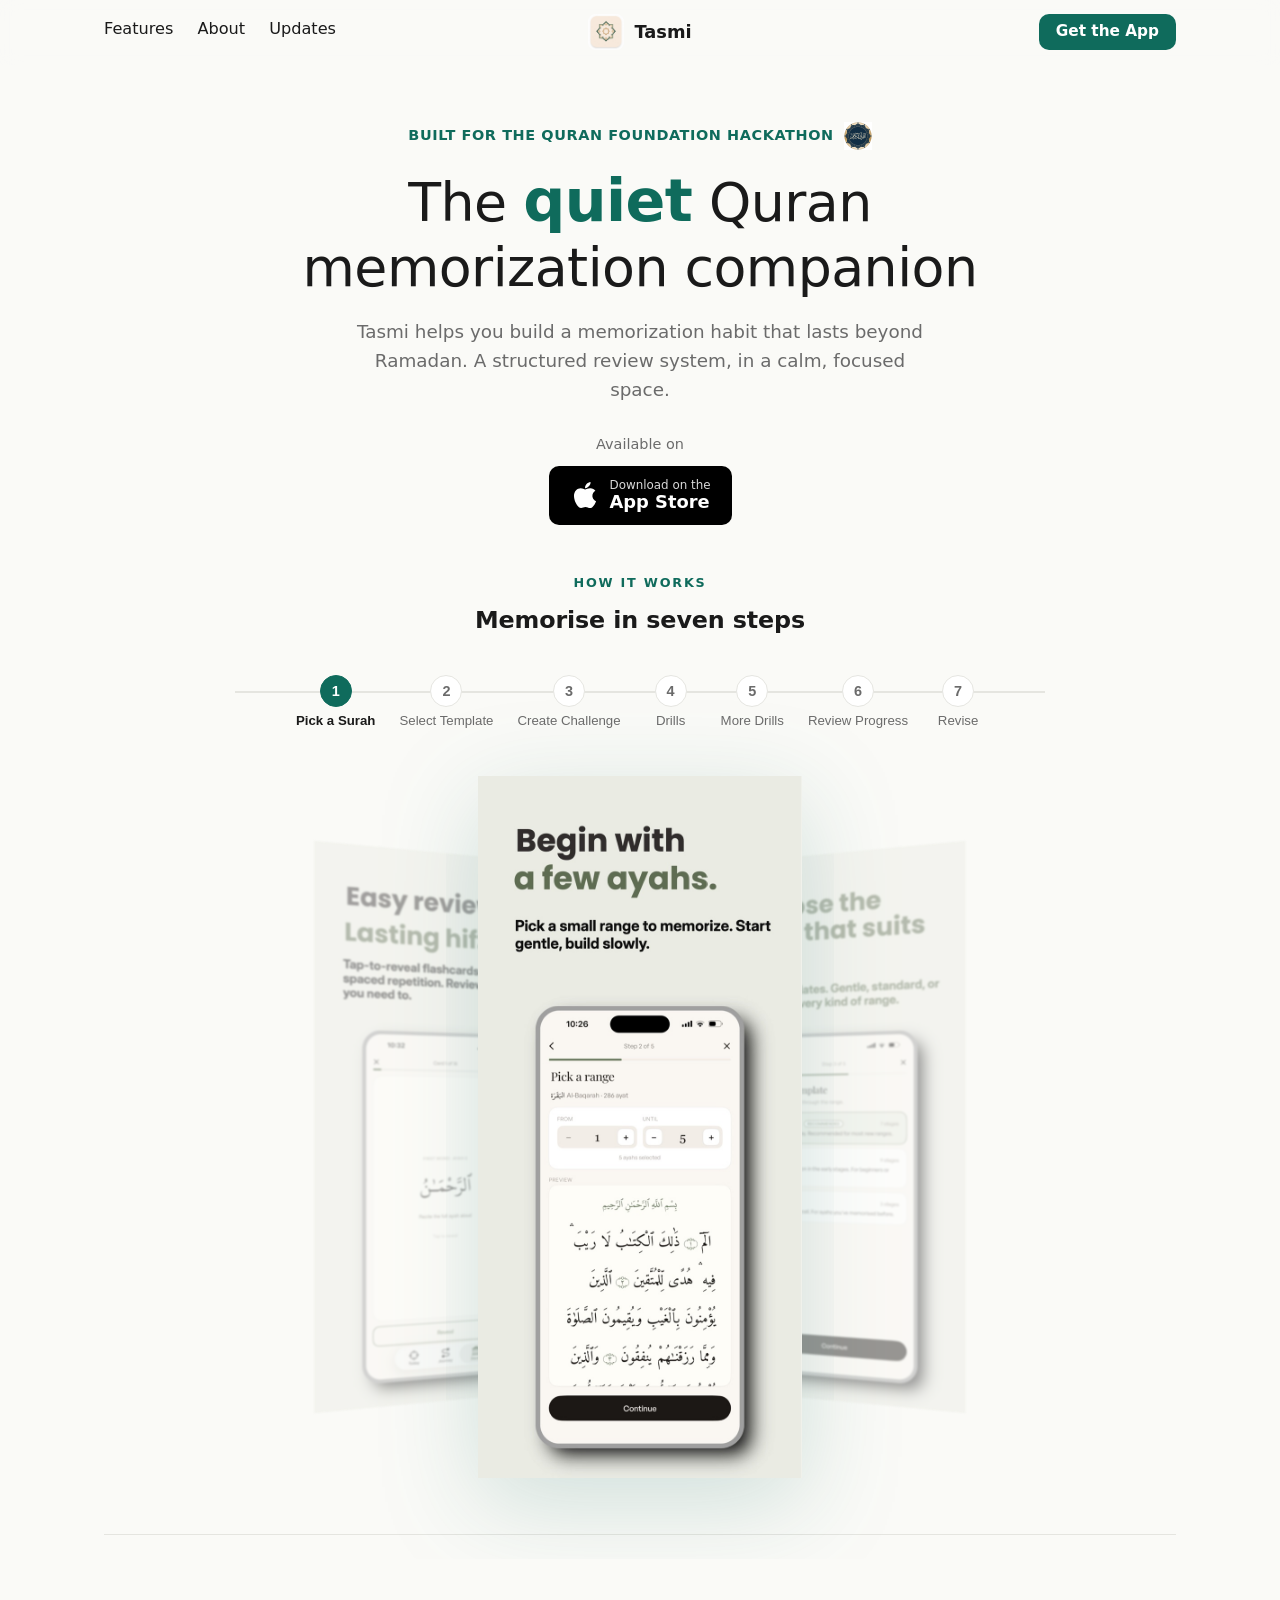
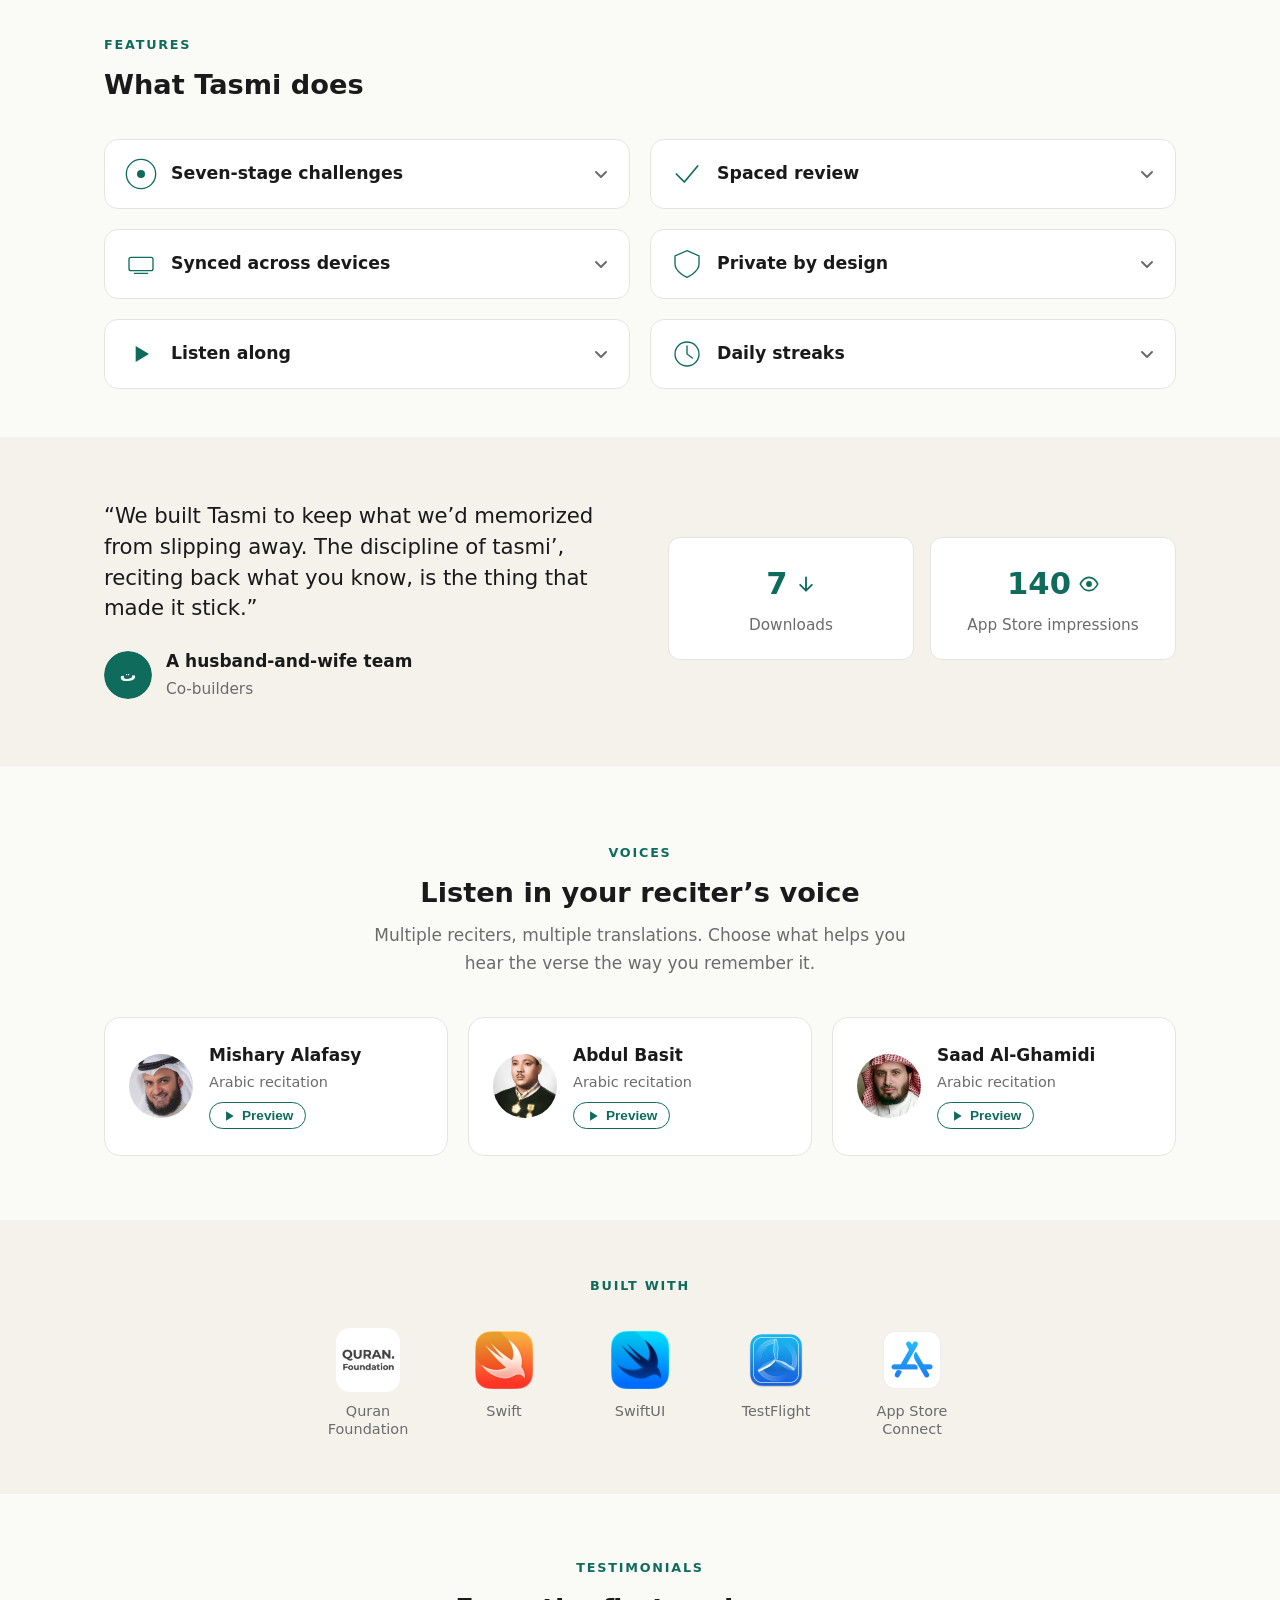
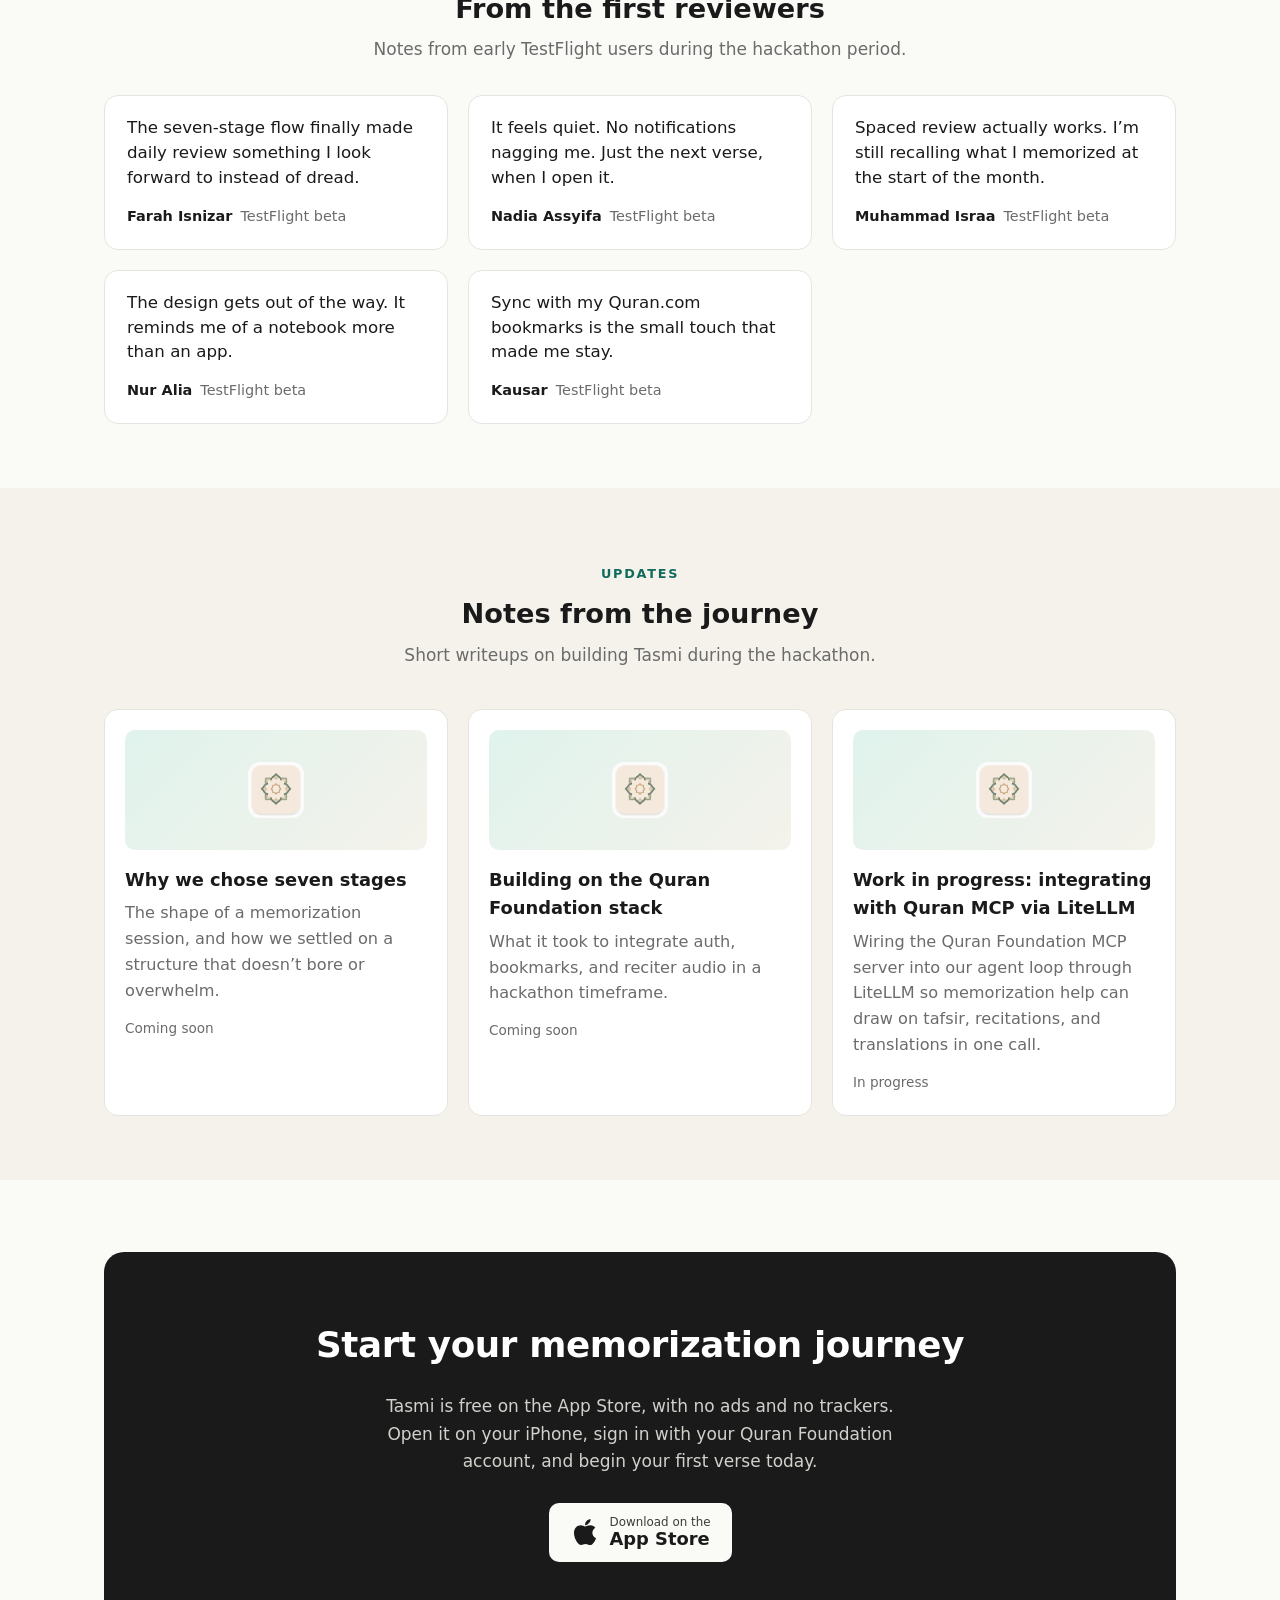
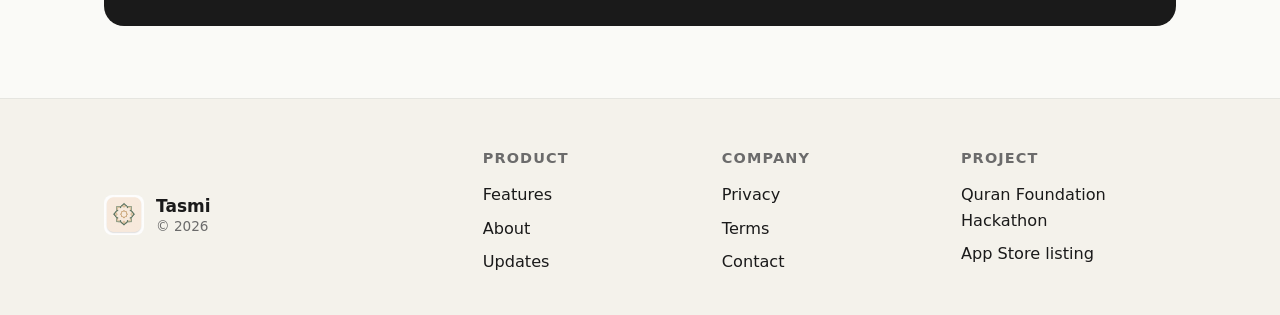
<file: index.html>
<!DOCTYPE html>
<html lang="en">
<head>
  <!-- Google tag (gtag.js) -->
  <script async src="https://www.googletagmanager.com/gtag/js?id=G-4WL0RTR260"></script>
  <script>
    window.dataLayer = window.dataLayer || [];
    function gtag(){dataLayer.push(arguments);}
    gtag('js', new Date());

    gtag('config', 'G-4WL0RTR260');
  </script>
  <meta charset="UTF-8">
  <meta name="viewport" content="width=device-width, initial-scale=1.0">
  <title>Tasmi | A Quran memorization companion</title>
  <meta name="description" content="Tasmi is a Quran memorization companion app for iOS. Build a memorization habit that lasts beyond Ramadan.">
  <meta property="og:title" content="Tasmi | A Quran memorization companion">
  <meta property="og:description" content="Build a Quran memorization habit that lasts beyond Ramadan.">
  <meta property="og:type" content="website">
  <meta property="og:image" content="logo.png">
  <link rel="icon" type="image/png" href="logo.png">
  <link rel="apple-touch-icon" href="logo.png">
  <link rel="stylesheet" href="styles.css">
</head>
<body class="landing">

  <!-- 1. NAV -->
  <nav class="site-nav" id="siteNav" aria-label="Primary">
    <div class="nav-inner">
      <button class="nav-toggle" aria-controls="navMenu" aria-expanded="false" aria-label="Open menu">
        <span></span><span></span><span></span>
      </button>
      <ul class="nav-links" id="navMenu">
        <li><a href="#features">Features</a></li>
        <li><a href="#about">About</a></li>
        <li><a href="#updates">Updates</a></li>
      </ul>
      <a class="nav-brand" href="/" aria-label="Tasmi home">
        <img src="logo.png" alt="" width="36" height="36">
        <span>Tasmi</span>
      </a>
      <div class="nav-cta">
        <a href="https://apps.apple.com/us/app/tasmi/id6770039955" class="btn btn-accent" target="_blank" rel="noopener">Get the App</a>
      </div>
    </div>
  </nav>

  <!-- 2. HERO -->
  <section class="hero">
    <div class="container">
      <p class="eyebrow">
        <span>Built for the Quran Foundation Hackathon</span>
        <img src="badges/quran-hackathon.png" alt="" width="28" height="28" loading="lazy">
      </p>
      <h1>
        The <span class="rotator" aria-live="polite"><span class="rotator-word">quiet</span></span> Quran<br>
        memorization companion
      </h1>
      <p class="lead">
        Tasmi helps you build a memorization habit that lasts beyond Ramadan.
        A structured review system, in a calm, focused space.
      </p>
      <div class="hero-cta">
        <span class="hero-cta-label">Available on</span>
        <div class="hero-cta-badges">
          <a href="https://apps.apple.com/us/app/tasmi/id6770039955" class="btn btn-store" target="_blank" rel="noopener">
            <svg class="btn-icon" viewBox="0 0 384 512" aria-hidden="true"><path d="M318.7 268.7c-.2-36.7 16.4-64.4 50-84.8-18.8-26.9-47.2-41.7-84.7-44.6-35.5-2.8-74.3 20.7-88.5 20.7-15 0-49.4-19.7-76.4-19.7C63.3 141.2 4 184.8 4 273.5q0 39.3 14.4 81.2c12.8 36.7 59 126.7 107.2 125.2 25.2-.6 43-17.9 75.8-17.9 31.8 0 48.3 17.9 76.4 17.9 48.6-.7 90.4-82.5 102.6-119.3-65.2-30.7-61.7-90-61.7-91.9zm-56.6-164.2c27.3-32.4 24.8-61.9 24-72.5-24.1 1.4-52 16.4-67.9 34.9-17.5 19.8-27.8 44.3-25.6 71.9 26.1 2 49.9-11.4 69.5-34.3z"/></svg>
            <span class="btn-label">
              <span class="btn-small">Download on the</span>
              <span class="btn-big">App Store</span>
            </span>
          </a>
        </div>
      </div>

      <div class="seven-steps">
        <div class="seven-steps-head">
          <h4 class="kicker">HOW IT WORKS</h4>
          <h3>Memorise in seven steps</h3>
        </div>

        <div class="step-track" role="tablist" aria-label="Memorization steps">
          <button class="step-btn is-active" type="button" role="tab" data-step="1" aria-selected="true">
            <span class="step-num">1</span>
            <span class="step-name">Pick a Surah</span>
          </button>
          <button class="step-btn" type="button" role="tab" data-step="2" aria-selected="false">
            <span class="step-num">2</span>
            <span class="step-name">Select Template</span>
          </button>
          <button class="step-btn" type="button" role="tab" data-step="3" aria-selected="false">
            <span class="step-num">3</span>
            <span class="step-name">Create Challenge</span>
          </button>
          <button class="step-btn" type="button" role="tab" data-step="4" aria-selected="false">
            <span class="step-num">4</span>
            <span class="step-name">Drills</span>
          </button>
          <button class="step-btn" type="button" role="tab" data-step="5" aria-selected="false">
            <span class="step-num">5</span>
            <span class="step-name">More Drills</span>
          </button>
          <button class="step-btn" type="button" role="tab" data-step="6" aria-selected="false">
            <span class="step-num">6</span>
            <span class="step-name">Review Progress</span>
          </button>
          <button class="step-btn" type="button" role="tab" data-step="7" aria-selected="false">
            <span class="step-num">7</span>
            <span class="step-name">Revise</span>
          </button>
        </div>

        <div class="step-stage">
          <img class="step-image is-active" src="screens/01-range.jpg"       alt="Step 1: Pick a small range to memorize" data-step="1">
          <img class="step-image" src="screens/02-template.jpg"    alt="Step 2: Choose a memorization template"  data-step="2" loading="lazy">
          <img class="step-image" src="screens/03-challenges.jpg"  alt="Step 3: Interactive challenges"          data-step="3" loading="lazy">
          <img class="step-image" src="screens/04-drills.jpg"      alt="Step 4: Word-by-word drills"             data-step="4" loading="lazy">
          <img class="step-image" src="screens/05-transitions.jpg" alt="Step 5: Sharpen transitions between ayahs" data-step="5" loading="lazy">
          <img class="step-image" src="screens/06-journey.jpg"     alt="Step 6: Watch your hifz grow"            data-step="6" loading="lazy">
          <img class="step-image" src="screens/07-review.jpg"      alt="Step 7: Tap-to-reveal flashcards"        data-step="7" loading="lazy">
        </div>
      </div>

      <div class="hero-divider" aria-hidden="true"></div>
    </div>
  </section>

  <!-- 4. FEATURES (accordion, 2-column grid) -->
  <section class="features" id="features">
    <div class="container">
      <div class="section-head">
        <h4 class="kicker">FEATURES</h4>
        <h2>What Tasmi does</h2>
      </div>
      <div class="features-grid">
        <div class="features-col">
          <details class="feature-item">
            <summary>
              <span class="feature-icon" aria-hidden="true">
                <svg viewBox="0 0 48 48"><circle cx="24" cy="24" r="22" fill="none" stroke="currentColor" stroke-width="2"/><circle cx="24" cy="24" r="6" fill="currentColor"/></svg>
              </span>
              <span class="feature-title">Seven-stage challenges</span>
              <svg class="feature-chevron" viewBox="0 0 16 16" aria-hidden="true"><path d="M3 6 L8 11 L13 6" fill="none" stroke="currentColor" stroke-width="2" stroke-linecap="round" stroke-linejoin="round"/></svg>
            </summary>
            <div class="feature-body">
              <p>A new portion moves through structured stages, from first reading to confident recall. Each stage is short, focused, and self-directed.</p>
            </div>
          </details>
          <details class="feature-item">
            <summary>
              <span class="feature-icon" aria-hidden="true">
                <svg viewBox="0 0 48 48"><rect x="6" y="14" width="36" height="20" rx="3" fill="none" stroke="currentColor" stroke-width="2"/><path d="M14 38 L34 38" stroke="currentColor" stroke-width="2" stroke-linecap="round"/></svg>
              </span>
              <span class="feature-title">Synced across devices</span>
              <svg class="feature-chevron" viewBox="0 0 16 16" aria-hidden="true"><path d="M3 6 L8 11 L13 6" fill="none" stroke="currentColor" stroke-width="2" stroke-linecap="round" stroke-linejoin="round"/></svg>
            </summary>
            <div class="feature-body">
              <p>Progress, bookmarks, and streaks follow your Quran Foundation account, so you can pick up where you left off on any device.</p>
            </div>
          </details>
          <details class="feature-item">
            <summary>
              <span class="feature-icon" aria-hidden="true">
                <svg viewBox="0 0 48 48"><path d="M16 12 V36 L36 24 Z" fill="currentColor"/></svg>
              </span>
              <span class="feature-title">Listen along</span>
              <svg class="feature-chevron" viewBox="0 0 16 16" aria-hidden="true"><path d="M3 6 L8 11 L13 6" fill="none" stroke="currentColor" stroke-width="2" stroke-linecap="round" stroke-linejoin="round"/></svg>
            </summary>
            <div class="feature-body">
              <p>Multi-reciter audio for every verse, with adjustable repeat and pace. Use it as a passive driver or as an active practice partner.</p>
            </div>
          </details>
        </div>
        <div class="features-col">
          <details class="feature-item">
            <summary>
              <span class="feature-icon" aria-hidden="true">
                <svg viewBox="0 0 48 48"><path d="M8 24 L20 36 L40 12" fill="none" stroke="currentColor" stroke-width="2.5" stroke-linecap="round" stroke-linejoin="round"/></svg>
              </span>
              <span class="feature-title">Spaced review</span>
              <svg class="feature-chevron" viewBox="0 0 16 16" aria-hidden="true"><path d="M3 6 L8 11 L13 6" fill="none" stroke="currentColor" stroke-width="2" stroke-linecap="round" stroke-linejoin="round"/></svg>
            </summary>
            <div class="feature-body">
              <p>Once memorized, portions return at increasing intervals so they don&rsquo;t fade. The schedule adapts to how well you recall.</p>
            </div>
          </details>
          <details class="feature-item">
            <summary>
              <span class="feature-icon" aria-hidden="true">
                <svg viewBox="0 0 48 48"><path d="M24 4 L42 12 V24 C42 36 24 44 24 44 C24 44 6 36 6 24 V12 Z" fill="none" stroke="currentColor" stroke-width="2"/></svg>
              </span>
              <span class="feature-title">Private by design</span>
              <svg class="feature-chevron" viewBox="0 0 16 16" aria-hidden="true"><path d="M3 6 L8 11 L13 6" fill="none" stroke="currentColor" stroke-width="2" stroke-linecap="round" stroke-linejoin="round"/></svg>
            </summary>
            <div class="feature-body">
              <p>No audio recording. No advertising identifiers. No third-party analytics. Your memorization is between you and your Lord.</p>
            </div>
          </details>
          <details class="feature-item">
            <summary>
              <span class="feature-icon" aria-hidden="true">
                <svg viewBox="0 0 48 48"><circle cx="24" cy="24" r="18" fill="none" stroke="currentColor" stroke-width="2"/><path d="M24 12 V24 L32 30" fill="none" stroke="currentColor" stroke-width="2" stroke-linecap="round"/></svg>
              </span>
              <span class="feature-title">Daily streaks</span>
              <svg class="feature-chevron" viewBox="0 0 16 16" aria-hidden="true"><path d="M3 6 L8 11 L13 6" fill="none" stroke="currentColor" stroke-width="2" stroke-linecap="round" stroke-linejoin="round"/></svg>
            </summary>
            <div class="feature-body">
              <p>A gentle nudge, not a guilt trip. Streaks track your consistency without turning memorization into a game.</p>
            </div>
          </details>
        </div>
      </div>
    </div>
  </section>

  <!-- 5. STATS / FOUNDER -->
  <section class="stats" id="about">
    <div class="container stats-grid">
      <div class="founder-card">
        <blockquote class="founder-quote">
          &ldquo;We built Tasmi to keep what we&rsquo;d memorized from slipping away. The discipline of tasmi&rsquo;, reciting back what you know, is the thing that made it stick.&rdquo;
        </blockquote>
        <div class="founder-meta">
          <div class="founder-avatar" aria-hidden="true">
            <svg viewBox="0 0 64 64"><circle cx="32" cy="32" r="32" fill="#0f6b5c"/><text x="32" y="40" text-anchor="middle" font-family="system-ui" font-size="22" font-weight="600" fill="#fff">ت</text></svg>
          </div>
          <div>
            <strong>A husband-and-wife team</strong>
            <span class="muted">Co-builders</span>
          </div>
        </div>
      </div>

      <div class="stats-side">
        <ul class="stats-list">
          <li>
            <strong>
              7
              <svg class="stat-icon" viewBox="0 0 24 24" aria-hidden="true"><path d="M12 4 V20 M5 13 L12 20 L19 13" fill="none" stroke="currentColor" stroke-width="2.2" stroke-linecap="round" stroke-linejoin="round"/></svg>
            </strong>
            <span>Downloads</span>
          </li>
          <li>
            <strong>
              140
              <svg class="stat-icon" viewBox="0 0 24 24" aria-hidden="true"><path d="M1.5 12 C4 7 8 4 12 4 C16 4 20 7 22.5 12 C20 17 16 20 12 20 C8 20 4 17 1.5 12 Z" fill="none" stroke="currentColor" stroke-width="2" stroke-linejoin="round"/><circle cx="12" cy="12" r="3.5" fill="currentColor"/></svg>
            </strong>
            <span>App Store impressions</span>
          </li>
        </ul>
      </div>
    </div>
  </section>

  <!-- 6. VOICES -->
  <section class="voices">
    <div class="container">
      <div class="section-head center">
        <h4 class="kicker">VOICES</h4>
        <h2>Listen in your reciter&rsquo;s voice</h2>
        <p class="lead-center muted">Multiple reciters, multiple translations. Choose what helps you hear the verse the way you remember it.</p>
      </div>
      <div class="voices-grid">
        <article class="voice-card">
          <img class="voice-photo" src="voices/alafasy.jpg" alt="" width="64" height="64" loading="lazy">
          <div class="voice-meta">
            <h3>Mishary Alafasy</h3>
            <p class="muted">Arabic recitation</p>
            <button type="button" class="voice-play" aria-label="Preview voice">
              <svg viewBox="0 0 24 24" width="14" height="14" aria-hidden="true"><path d="M7 4 L20 12 L7 20 Z" fill="currentColor"/></svg>
              Preview
            </button>
          </div>
        </article>
        <article class="voice-card">
          <img class="voice-photo" src="voices/abdul-basit.jpg" alt="" width="64" height="64" loading="lazy">
          <div class="voice-meta">
            <h3>Abdul Basit</h3>
            <p class="muted">Arabic recitation</p>
            <button type="button" class="voice-play" aria-label="Preview voice">
              <svg viewBox="0 0 24 24" width="14" height="14" aria-hidden="true"><path d="M7 4 L20 12 L7 20 Z" fill="currentColor"/></svg>
              Preview
            </button>
          </div>
        </article>
        <article class="voice-card">
          <img class="voice-photo" src="voices/al-ghamidi.jpg" alt="" width="64" height="64" loading="lazy">
          <div class="voice-meta">
            <h3>Saad Al-Ghamidi</h3>
            <p class="muted">Arabic recitation</p>
            <button type="button" class="voice-play" aria-label="Preview voice">
              <svg viewBox="0 0 24 24" width="14" height="14" aria-hidden="true"><path d="M7 4 L20 12 L7 20 Z" fill="currentColor"/></svg>
              Preview
            </button>
          </div>
        </article>
      </div>
    </div>
  </section>

  <!-- 7. PARTNERS / BUILT WITH -->
  <section class="partners">
    <div class="container">
      <h4 class="kicker center">BUILT WITH</h4>
      <ul class="built-row">
        <li class="built-item">
          <img src="built/quran-foundation.png" alt="" width="72" height="72" loading="lazy">
          <span>Quran Foundation</span>
        </li>
        <li class="built-item">
          <img src="built/swift.png" alt="" width="72" height="72" loading="lazy">
          <span>Swift</span>
        </li>
        <li class="built-item">
          <img src="built/swiftui.png" alt="" width="72" height="72" loading="lazy">
          <span>SwiftUI</span>
        </li>
        <li class="built-item">
          <img src="built/testflight.png" alt="" width="72" height="72" loading="lazy">
          <span>TestFlight</span>
        </li>
        <li class="built-item">
          <img src="built/appstoreconnect.png" alt="" width="72" height="72" loading="lazy">
          <span>App Store Connect</span>
        </li>
      </ul>
    </div>
  </section>

  <!-- 8. TESTIMONIALS -->
  <section class="testimonials">
    <div class="container">
      <div class="testimonials-head">
        <h4 class="kicker">TESTIMONIALS</h4>
        <h2>From the first reviewers</h2>
        <p class="muted">Notes from early TestFlight users during the hackathon period.</p>
      </div>
      <div class="testimonials-grid" aria-label="User testimonials">
        <figure class="testimonial">
          <blockquote>The seven-stage flow finally made daily review something I look forward to instead of dread.</blockquote>
          <figcaption><strong>Farah Isnizar</strong><span class="muted">TestFlight beta</span></figcaption>
        </figure>
        <figure class="testimonial">
          <blockquote>It feels quiet. No notifications nagging me. Just the next verse, when I open it.</blockquote>
          <figcaption><strong>Nadia Assyifa</strong><span class="muted">TestFlight beta</span></figcaption>
        </figure>
        <figure class="testimonial">
          <blockquote>Spaced review actually works. I&rsquo;m still recalling what I memorized at the start of the month.</blockquote>
          <figcaption><strong>Muhammad Israa</strong><span class="muted">TestFlight beta</span></figcaption>
        </figure>
        <figure class="testimonial">
          <blockquote>The design gets out of the way. It reminds me of a notebook more than an app.</blockquote>
          <figcaption><strong>Nur Alia</strong><span class="muted">TestFlight beta</span></figcaption>
        </figure>
        <figure class="testimonial">
          <blockquote>Sync with my Quran.com bookmarks is the small touch that made me stay.</blockquote>
          <figcaption><strong>Kausar</strong><span class="muted">TestFlight beta</span></figcaption>
        </figure>
      </div>
    </div>
  </section>

  <!-- 9. UPDATES / BLOG -->
  <section class="updates" id="updates">
    <div class="container">
      <div class="section-head center">
        <h4 class="kicker">UPDATES</h4>
        <h2>Notes from the journey</h2>
        <p class="muted">Short writeups on building Tasmi during the hackathon.</p>
      </div>
      <div class="updates-grid">
        <article class="update-card">
          <div class="update-cover" aria-hidden="true">
            <img src="logo.png" alt="" width="56" height="56">
          </div>
          <h3>Why we chose seven stages</h3>
          <p class="muted">The shape of a memorization session, and how we settled on a structure that doesn&rsquo;t bore or overwhelm.</p>
          <span class="update-date muted">Coming soon</span>
        </article>
        <article class="update-card">
          <div class="update-cover" aria-hidden="true">
            <img src="logo.png" alt="" width="56" height="56">
          </div>
          <h3>Building on the Quran Foundation stack</h3>
          <p class="muted">What it took to integrate auth, bookmarks, and reciter audio in a hackathon timeframe.</p>
          <span class="update-date muted">Coming soon</span>
        </article>
        <article class="update-card">
          <div class="update-cover" aria-hidden="true">
            <img src="logo.png" alt="" width="56" height="56">
          </div>
          <h3>Work in progress: integrating with Quran MCP via LiteLLM</h3>
          <p class="muted">Wiring the Quran Foundation MCP server into our agent loop through LiteLLM so memorization help can draw on tafsir, recitations, and translations in one call.</p>
          <span class="update-date muted">In progress</span>
        </article>
      </div>
    </div>
  </section>

  <!-- 10. FINAL CTA -->
  <section class="cta-final">
    <div class="container">
      <div class="cta-card">
        <h2>Start your memorization journey</h2>
        <p>Tasmi is free on the App Store, with no ads and no trackers. Open it on your iPhone, sign in with your Quran Foundation account, and begin your first verse today.</p>
        <a href="https://apps.apple.com/us/app/tasmi/id6770039955" class="btn btn-store btn-store-light" target="_blank" rel="noopener">
          <svg class="btn-icon" viewBox="0 0 384 512" aria-hidden="true"><path d="M318.7 268.7c-.2-36.7 16.4-64.4 50-84.8-18.8-26.9-47.2-41.7-84.7-44.6-35.5-2.8-74.3 20.7-88.5 20.7-15 0-49.4-19.7-76.4-19.7C63.3 141.2 4 184.8 4 273.5q0 39.3 14.4 81.2c12.8 36.7 59 126.7 107.2 125.2 25.2-.6 43-17.9 75.8-17.9 31.8 0 48.3 17.9 76.4 17.9 48.6-.7 90.4-82.5 102.6-119.3-65.2-30.7-61.7-90-61.7-91.9zm-56.6-164.2c27.3-32.4 24.8-61.9 24-72.5-24.1 1.4-52 16.4-67.9 34.9-17.5 19.8-27.8 44.3-25.6 71.9 26.1 2 49.9-11.4 69.5-34.3z"/></svg>
          <span class="btn-label">
            <span class="btn-small">Download on the</span>
            <span class="btn-big">App Store</span>
          </span>
        </a>
      </div>
    </div>
  </section>

  <!-- 11. FOOTER -->
  <footer class="site-footer">
    <div class="container footer-grid">
      <div class="footer-brand">
        <img src="logo.png" alt="" width="40" height="40">
        <div class="footer-brand-text">
          <span class="footer-brand-name">Tasmi</span>
          <span class="footer-copy">&copy; 2026</span>
        </div>
      </div>
      <div class="footer-cols">
        <div>
          <h5>Product</h5>
          <ul>
            <li><a href="#features">Features</a></li>
            <li><a href="#about">About</a></li>
            <li><a href="#updates">Updates</a></li>
          </ul>
        </div>
        <div>
          <h5>Company</h5>
          <ul>
            <li><a href="/privacy">Privacy</a></li>
            <li><a href="/terms">Terms</a></li>
            <li><a href="mailto:israasaifullah@gmail.com">Contact</a></li>
          </ul>
        </div>
        <div>
          <h5>Project</h5>
          <ul>
            <li><a href="https://launch.provisioncapital.com/quran-hackathon" target="_blank" rel="noopener">Quran Foundation Hackathon</a></li>
            <li><a href="https://apps.apple.com/us/app/tasmi/id6770039955" target="_blank" rel="noopener">App Store listing</a></li>
          </ul>
        </div>
      </div>
    </div>
  </footer>

  <script>
    // Rotating word in hero ("quiet" -> "consistent" -> "lasting")
    (function () {
      var el = document.querySelector('.rotator-word');
      if (!el) return;
      var words = ['quiet', 'consistent', 'lasting', 'daily'];
      var i = 0;
      var prefersReduced = window.matchMedia('(prefers-reduced-motion: reduce)').matches;
      if (prefersReduced) return;
      setInterval(function () {
        i = (i + 1) % words.length;
        el.classList.add('is-out');
        setTimeout(function () {
          el.textContent = words[i];
          el.classList.remove('is-out');
        }, 280);
      }, 2600);
    })();

    // Mobile nav toggle
    (function () {
      var btn = document.querySelector('.nav-toggle');
      var menu = document.getElementById('navMenu');
      if (!btn || !menu) return;
      btn.addEventListener('click', function () {
        var open = menu.classList.toggle('is-open');
        btn.setAttribute('aria-expanded', open ? 'true' : 'false');
      });
      menu.addEventListener('click', function (e) {
        if (e.target.tagName === 'A') {
          menu.classList.remove('is-open');
          btn.setAttribute('aria-expanded', 'false');
        }
      });
    })();

    // Nav shadow on scroll
    (function () {
      var nav = document.getElementById('siteNav');
      if (!nav) return;
      var onScroll = function () {
        if (window.scrollY > 8) nav.classList.add('is-scrolled');
        else nav.classList.remove('is-scrolled');
      };
      window.addEventListener('scroll', onScroll, { passive: true });
      onScroll();
    })();

    // Seven-steps interactive carousel
    (function () {
      var track = document.querySelector('.step-track');
      var stage = document.querySelector('.step-stage');
      if (!track || !stage) return;

      var btns = track.querySelectorAll('.step-btn');
      var imgs = stage.querySelectorAll('.step-image');
      var total = btns.length;
      var current = 0;
      var userInteracted = false;
      var prefersReduced = window.matchMedia('(prefers-reduced-motion: reduce)').matches;

      function show(idx) {
        idx = ((idx % total) + total) % total;
        var prev = (idx - 1 + total) % total;
        var next = (idx + 1) % total;
        btns.forEach(function (b, i) {
          var on = i === idx;
          b.classList.toggle('is-active', on);
          b.setAttribute('aria-selected', on ? 'true' : 'false');
        });
        imgs.forEach(function (img, i) {
          img.classList.toggle('is-active', i === idx);
          img.classList.toggle('is-prev',   i === prev);
          img.classList.toggle('is-next',   i === next);
        });
        current = idx;
      }

      btns.forEach(function (btn, i) {
        btn.addEventListener('click', function () {
          userInteracted = true;
          show(i);
        });
      });

      show(0); // initial neighbors

      // Auto-advance until the user clicks
      if (!prefersReduced) {
        setInterval(function () {
          if (userInteracted) return;
          show(current + 1);
        }, 3500);
      }
    })();
  </script>
</body>
</html>
</file>
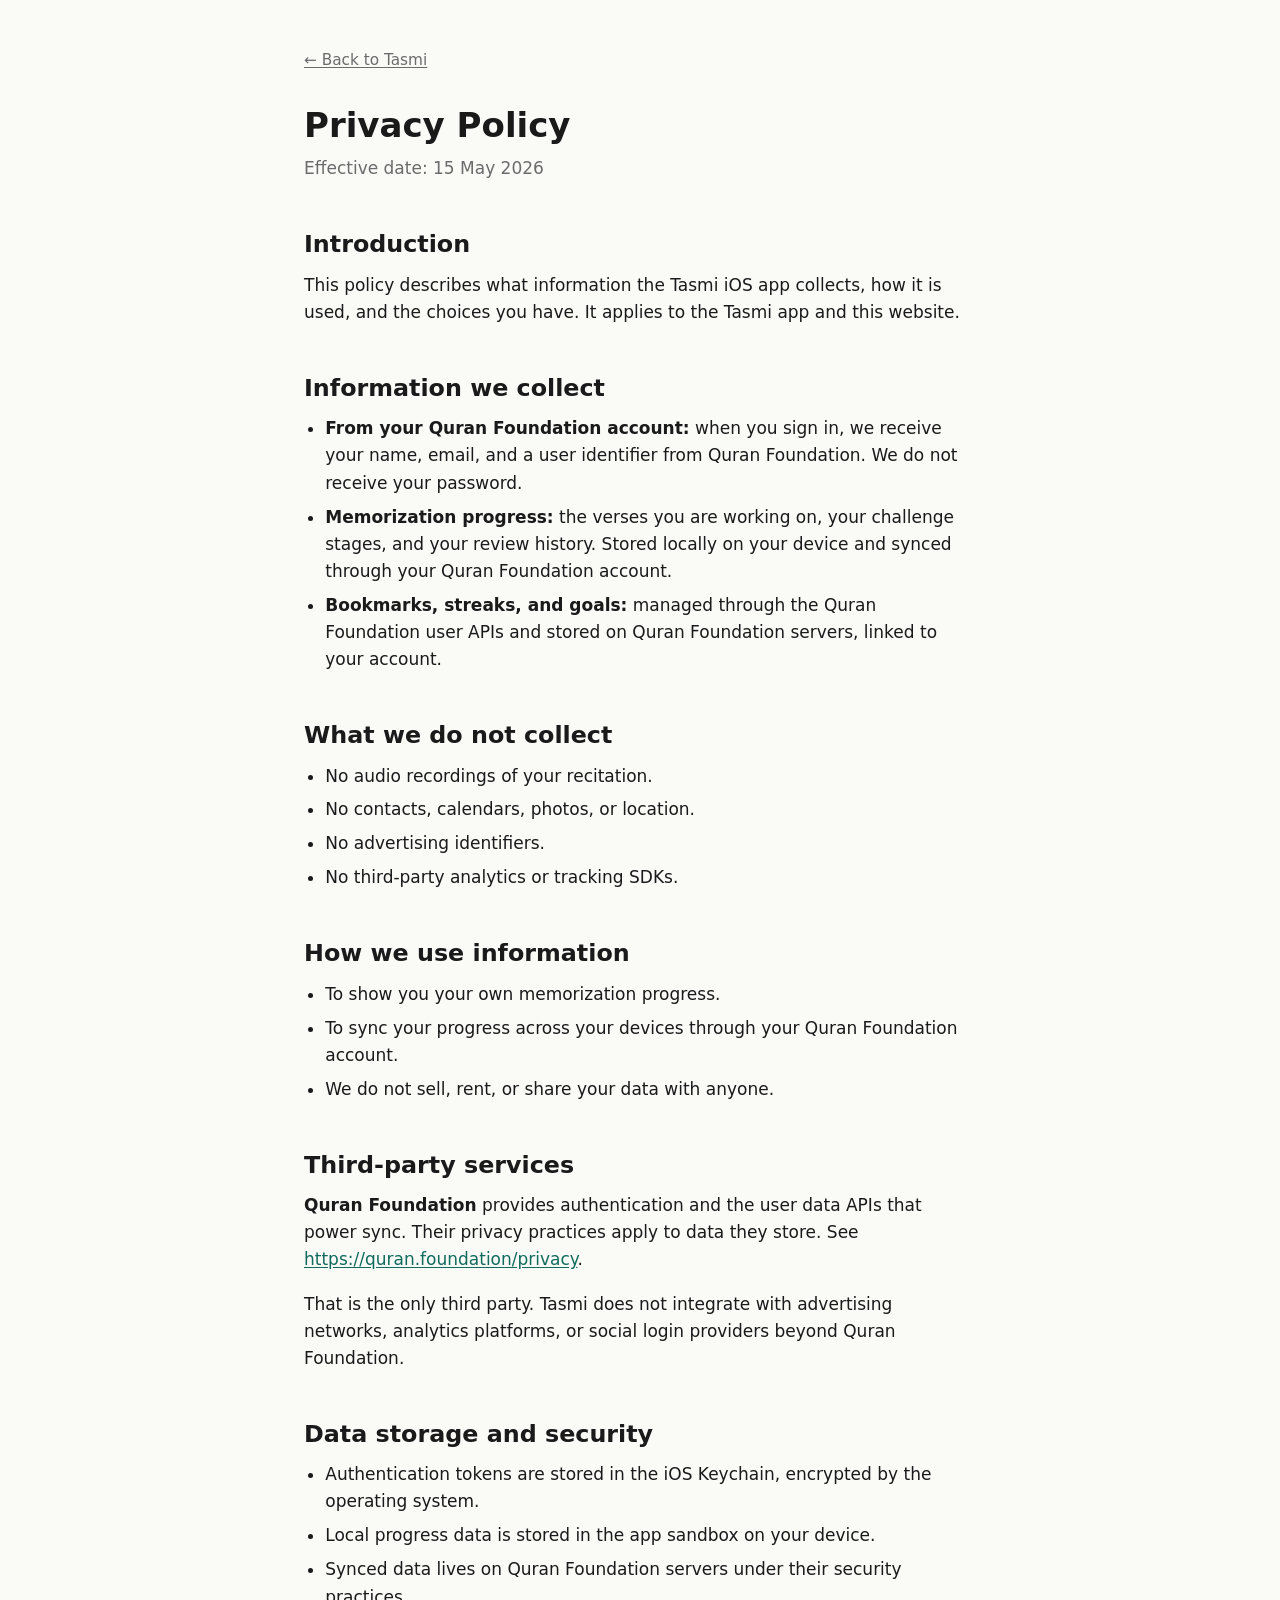
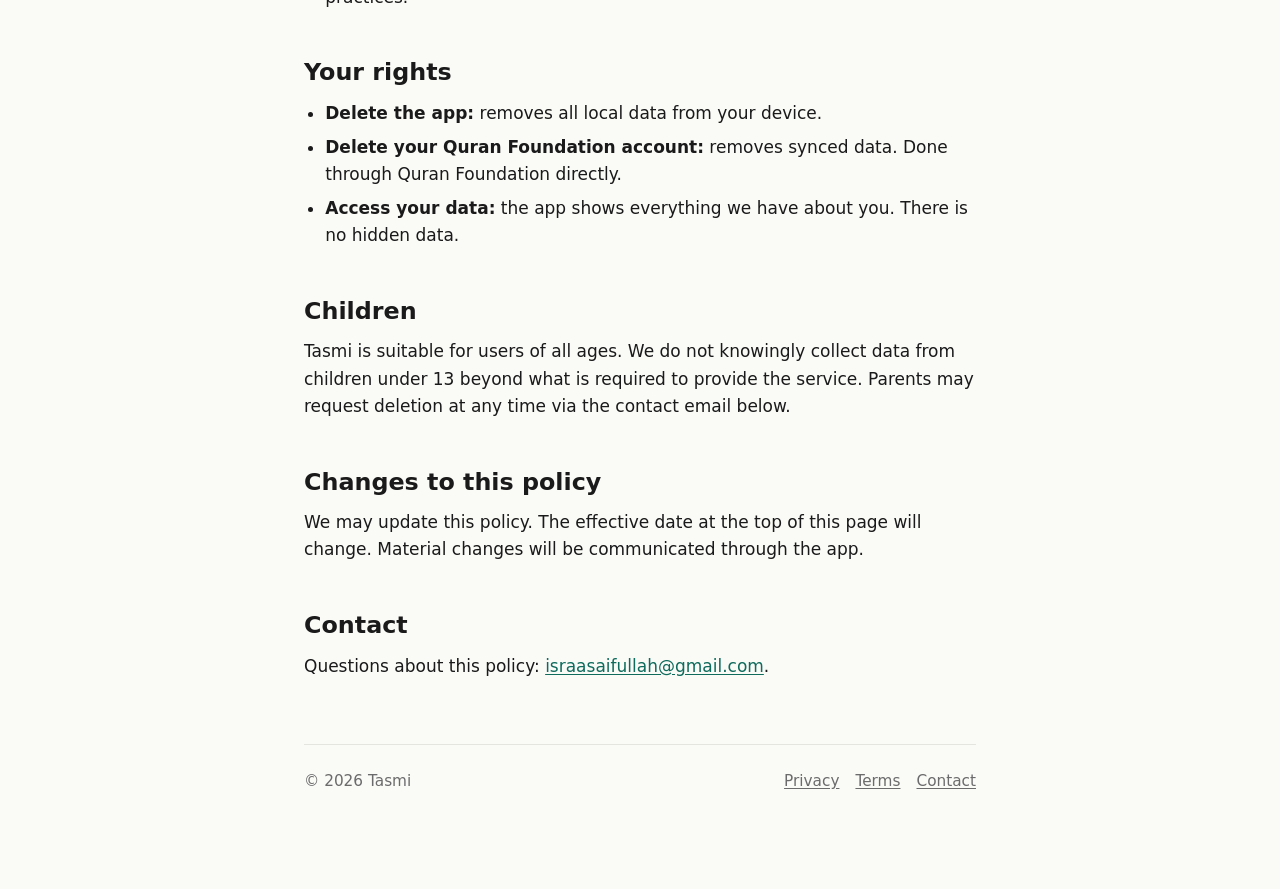
<file: privacy.html>
<!DOCTYPE html>
<html lang="en">
<head>
  <!-- Google tag (gtag.js) -->
  <script async src="https://www.googletagmanager.com/gtag/js?id=G-4WL0RTR260"></script>
  <script>
    window.dataLayer = window.dataLayer || [];
    function gtag(){dataLayer.push(arguments);}
    gtag('js', new Date());

    gtag('config', 'G-4WL0RTR260');
  </script>
  <meta charset="UTF-8">
  <meta name="viewport" content="width=device-width, initial-scale=1.0">
  <title>Privacy Policy — Tasmi</title>
  <meta name="description" content="Privacy policy for the Tasmi Quran memorization app.">
  <link rel="icon" type="image/png" href="logo.png">
  <link rel="stylesheet" href="styles.css">
</head>
<body>
  <main>
    <nav class="policy-nav"><a href="/">&larr; Back to Tasmi</a></nav>

    <article>
      <h1>Privacy Policy</h1>
      <p class="muted">Effective date: 15 May 2026</p>

      <h2>Introduction</h2>
      <p>This policy describes what information the Tasmi iOS app collects, how it is used, and the choices you have. It applies to the Tasmi app and this website.</p>

      <h2>Information we collect</h2>
      <ul>
        <li><strong>From your Quran Foundation account:</strong> when you sign in, we receive your name, email, and a user identifier from Quran Foundation. We do not receive your password.</li>
        <li><strong>Memorization progress:</strong> the verses you are working on, your challenge stages, and your review history. Stored locally on your device and synced through your Quran Foundation account.</li>
        <li><strong>Bookmarks, streaks, and goals:</strong> managed through the Quran Foundation user APIs and stored on Quran Foundation servers, linked to your account.</li>
      </ul>

      <h2>What we do not collect</h2>
      <ul>
        <li>No audio recordings of your recitation.</li>
        <li>No contacts, calendars, photos, or location.</li>
        <li>No advertising identifiers.</li>
        <li>No third-party analytics or tracking SDKs.</li>
      </ul>

      <h2>How we use information</h2>
      <ul>
        <li>To show you your own memorization progress.</li>
        <li>To sync your progress across your devices through your Quran Foundation account.</li>
        <li>We do not sell, rent, or share your data with anyone.</li>
      </ul>

      <h2>Third-party services</h2>
      <p><strong>Quran Foundation</strong> provides authentication and the user data APIs that power sync. Their privacy practices apply to data they store. See <a href="https://quran.foundation/privacy">https://quran.foundation/privacy</a>.</p>
      <p>That is the only third party. Tasmi does not integrate with advertising networks, analytics platforms, or social login providers beyond Quran Foundation.</p>

      <h2>Data storage and security</h2>
      <ul>
        <li>Authentication tokens are stored in the iOS Keychain, encrypted by the operating system.</li>
        <li>Local progress data is stored in the app sandbox on your device.</li>
        <li>Synced data lives on Quran Foundation servers under their security practices.</li>
      </ul>

      <h2>Your rights</h2>
      <ul>
        <li><strong>Delete the app:</strong> removes all local data from your device.</li>
        <li><strong>Delete your Quran Foundation account:</strong> removes synced data. Done through Quran Foundation directly.</li>
        <li><strong>Access your data:</strong> the app shows everything we have about you. There is no hidden data.</li>
      </ul>

      <h2>Children</h2>
      <p>Tasmi is suitable for users of all ages. We do not knowingly collect data from children under 13 beyond what is required to provide the service. Parents may request deletion at any time via the contact email below.</p>

      <h2>Changes to this policy</h2>
      <p>We may update this policy. The effective date at the top of this page will change. Material changes will be communicated through the app.</p>

      <h2>Contact</h2>
      <p>Questions about this policy: <a href="mailto:israasaifullah@gmail.com">israasaifullah@gmail.com</a>.</p>
    </article>

    <footer>
      <span class="copyright">&copy; 2026 Tasmi</span>
      <a href="/privacy">Privacy</a>
      <a href="/terms">Terms</a>
      <a href="mailto:israasaifullah@gmail.com">Contact</a>
    </footer>
  </main>
</body>
</html>
</file>
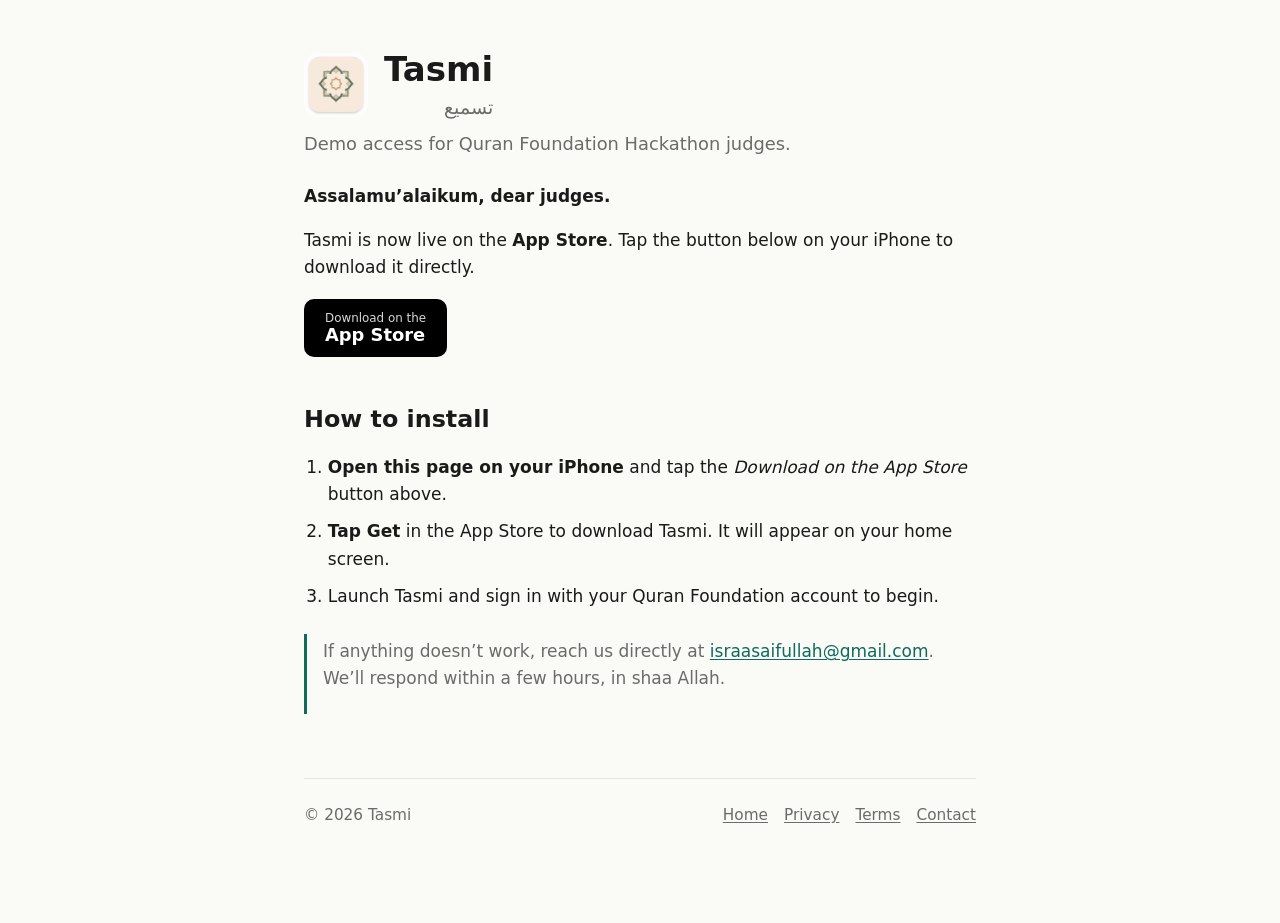
<file: quran-hackathon-demo-link.html>
<!DOCTYPE html>
<html lang="en">
<head>
  <!-- Google tag (gtag.js) -->
  <script async src="https://www.googletagmanager.com/gtag/js?id=G-4WL0RTR260"></script>
  <script>
    window.dataLayer = window.dataLayer || [];
    function gtag(){dataLayer.push(arguments);}
    gtag('js', new Date());

    gtag('config', 'G-4WL0RTR260');
  </script>
  <meta charset="UTF-8">
  <meta name="viewport" content="width=device-width, initial-scale=1.0">
  <title>Tasmi — Demo Access for Quran Foundation Hackathon Judges</title>
  <meta name="description" content="Demo access for Quran Foundation Hackathon judges to try Tasmi.">
  <meta name="robots" content="noindex, nofollow">
  <link rel="icon" type="image/png" href="logo.png">
  <link rel="apple-touch-icon" href="logo.png">
  <link rel="stylesheet" href="styles.css">
</head>
<body>
  <main>
    <header class="header">
      <img src="logo.png" alt="Tasmi app icon" width="64" height="64">
      <div class="header-text">
        <h1>Tasmi</h1>
        <span class="arabic" lang="ar" dir="rtl">تسميع</span>
      </div>
    </header>

    <p class="tagline">Demo access for Quran Foundation Hackathon judges.</p>

    <article>
      <p><strong>Assalamu&rsquo;alaikum, dear judges. </strong>
      <p>Tasmi is now live on the <strong>App Store</strong>. Tap the button below on your iPhone to download it directly.</p>

      <p>
        <a href="https://apps.apple.com/us/app/tasmi/id6770039955" class="btn btn-apple" target="_blank" rel="noopener">
          <span class="btn-label">
            <span class="btn-small">Download on the</span>
            <span class="btn-big">App Store</span>
          </span>
        </a>
      </p>

      <h2>How to install</h2>
      <ol class="steps">
        <li><strong>Open this page on your iPhone</strong> and tap the <em>Download on the App Store</em> button above.</li>
        <li><strong>Tap Get</strong> in the App Store to download Tasmi. It will appear on your home screen.</li>
        <li>Launch Tasmi and sign in with your Quran Foundation account to begin.</li>
      </ol>

      <div class="cta">
        <p>If anything doesn&rsquo;t work, reach us directly at <a href="mailto:israasaifullah@gmail.com">israasaifullah@gmail.com</a>. We&rsquo;ll respond within a few hours, in shaa Allah.</p>
      </div>
    </article>

    <footer>
      <span class="copyright">&copy; 2026 Tasmi</span>
      <a href="/">Home</a>
      <a href="/privacy">Privacy</a>
      <a href="/terms">Terms</a>
      <a href="mailto:israasaifullah@gmail.com">Contact</a>
    </footer>
  </main>
</body>
</html>
</file>
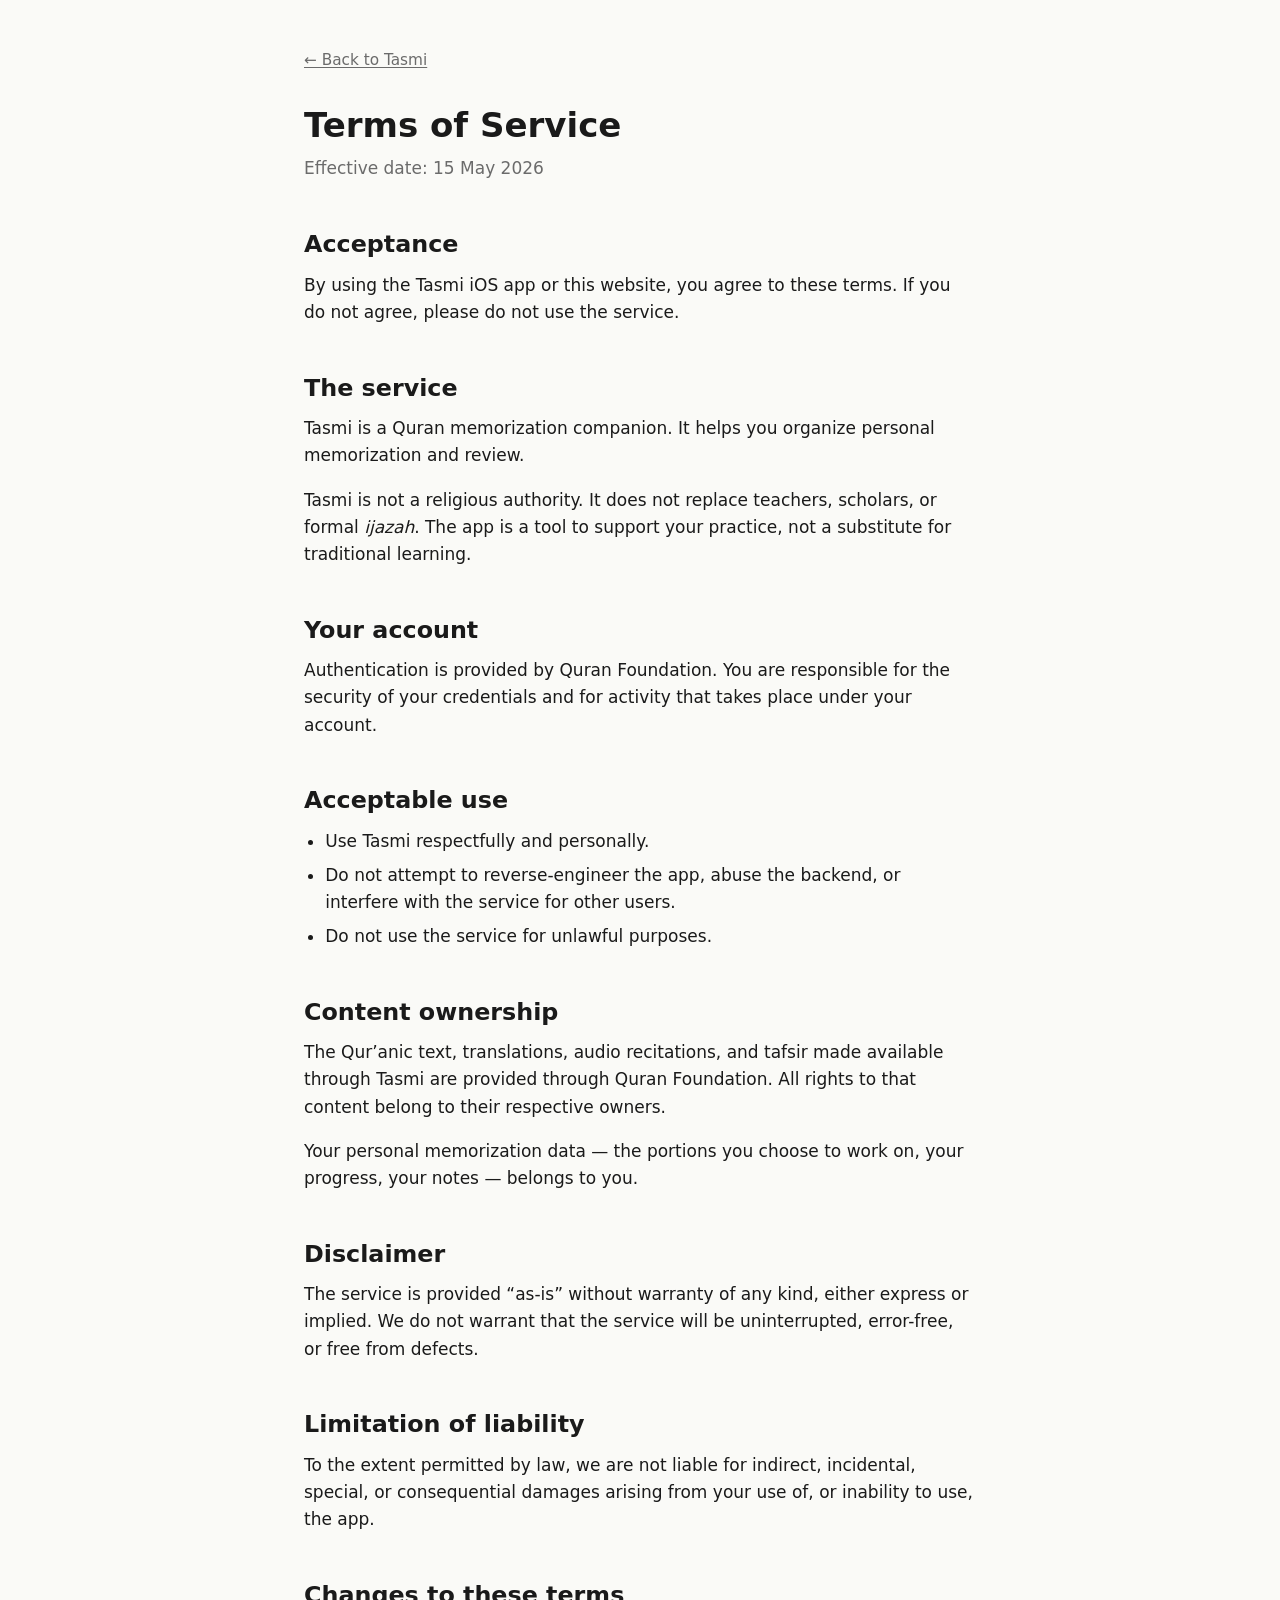
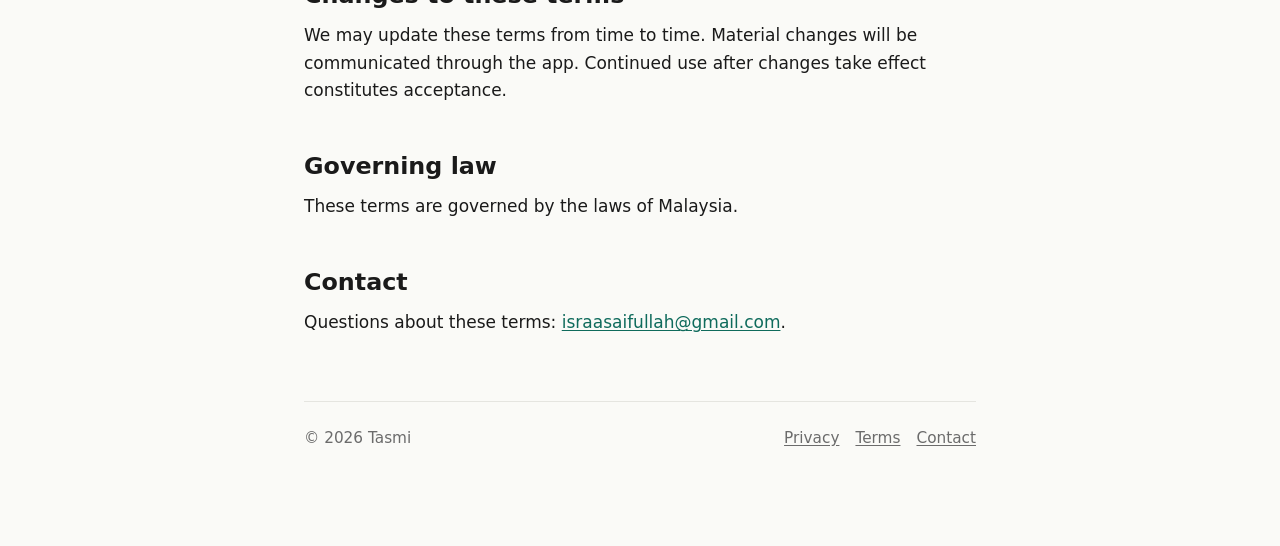
<file: terms.html>
<!DOCTYPE html>
<html lang="en">
<head>
  <!-- Google tag (gtag.js) -->
  <script async src="https://www.googletagmanager.com/gtag/js?id=G-4WL0RTR260"></script>
  <script>
    window.dataLayer = window.dataLayer || [];
    function gtag(){dataLayer.push(arguments);}
    gtag('js', new Date());

    gtag('config', 'G-4WL0RTR260');
  </script>
  <meta charset="UTF-8">
  <meta name="viewport" content="width=device-width, initial-scale=1.0">
  <title>Terms of Service — Tasmi</title>
  <meta name="description" content="Terms of service for the Tasmi Quran memorization app.">
  <link rel="icon" type="image/png" href="logo.png">
  <link rel="stylesheet" href="styles.css">
</head>
<body>
  <main>
    <nav class="policy-nav"><a href="/">&larr; Back to Tasmi</a></nav>

    <article>
      <h1>Terms of Service</h1>
      <p class="muted">Effective date: 15 May 2026</p>

      <h2>Acceptance</h2>
      <p>By using the Tasmi iOS app or this website, you agree to these terms. If you do not agree, please do not use the service.</p>

      <h2>The service</h2>
      <p>Tasmi is a Quran memorization companion. It helps you organize personal memorization and review.</p>
      <p>Tasmi is not a religious authority. It does not replace teachers, scholars, or formal <em>ijazah</em>. The app is a tool to support your practice, not a substitute for traditional learning.</p>

      <h2>Your account</h2>
      <p>Authentication is provided by Quran Foundation. You are responsible for the security of your credentials and for activity that takes place under your account.</p>

      <h2>Acceptable use</h2>
      <ul>
        <li>Use Tasmi respectfully and personally.</li>
        <li>Do not attempt to reverse-engineer the app, abuse the backend, or interfere with the service for other users.</li>
        <li>Do not use the service for unlawful purposes.</li>
      </ul>

      <h2>Content ownership</h2>
      <p>The Qur&rsquo;anic text, translations, audio recitations, and tafsir made available through Tasmi are provided through Quran Foundation. All rights to that content belong to their respective owners.</p>
      <p>Your personal memorization data &mdash; the portions you choose to work on, your progress, your notes &mdash; belongs to you.</p>

      <h2>Disclaimer</h2>
      <p>The service is provided &ldquo;as-is&rdquo; without warranty of any kind, either express or implied. We do not warrant that the service will be uninterrupted, error-free, or free from defects.</p>

      <h2>Limitation of liability</h2>
      <p>To the extent permitted by law, we are not liable for indirect, incidental, special, or consequential damages arising from your use of, or inability to use, the app.</p>

      <h2>Changes to these terms</h2>
      <p>We may update these terms from time to time. Material changes will be communicated through the app. Continued use after changes take effect constitutes acceptance.</p>

      <h2>Governing law</h2>
      <p>These terms are governed by the laws of Malaysia.</p>

      <h2>Contact</h2>
      <p>Questions about these terms: <a href="mailto:israasaifullah@gmail.com">israasaifullah@gmail.com</a>.</p>
    </article>

    <footer>
      <span class="copyright">&copy; 2026 Tasmi</span>
      <a href="/privacy">Privacy</a>
      <a href="/terms">Terms</a>
      <a href="mailto:israasaifullah@gmail.com">Contact</a>
    </footer>
  </main>
</body>
</html>
</file>
<file: styles.css>
:root {
  --bg: #fafaf7;
  --bg-alt: #f4f2eb;
  --text: #1a1a1a;
  --muted: #6b6b6b;
  --accent: #0f6b5c;
  --accent-soft: #dff3ec;
  --border: #e5e5e0;
  --container: 720px;
  --container-wide: 1120px;
}

* { box-sizing: border-box; }

html, body {
  margin: 0;
  padding: 0;
  background: var(--bg);
  color: var(--text);
  font-family: -apple-system, BlinkMacSystemFont, "Segoe UI", system-ui, sans-serif;
  font-size: 17px;
  line-height: 1.6;
}

h1 { font-size: 2rem; margin: 0 0 0.5rem; line-height: 1.25; }
h2 { font-size: 1.4rem; margin: 2.5rem 0 0.5rem; }
h3 { font-size: 1.1rem; margin: 1.5rem 0 0.25rem; }

p { margin: 0 0 1rem; }
ul { margin: 0 0 1rem; padding-left: 1.25rem; }
li { margin-bottom: 0.4rem; }

a { color: var(--accent); text-decoration: underline; text-underline-offset: 2px; }
a:hover { text-decoration: none; }

.muted { color: var(--muted); }
.arabic {
  font-family: "SF Arabic", "Geeza Pro", "Noto Naskh Arabic", "Amiri", serif;
  font-weight: 400;
}

/* =========================================================
   Privacy / Terms / Demo pages (use <main> container)
   ========================================================= */

main {
  max-width: var(--container);
  margin: 0 auto;
  padding: 48px 24px 96px;
}

.header {
  display: flex;
  align-items: center;
  gap: 16px;
  margin-bottom: 8px;
}
.header img {
  width: 64px;
  height: 64px;
  border-radius: 14px;
  flex-shrink: 0;
}
.header-text { display: flex; flex-direction: column; }
.header h1 { margin: 0; }
.header .arabic { color: var(--muted); font-size: 1.1rem; margin-top: 2px; }

.tagline { color: var(--muted); margin: 4px 0 24px; font-size: 1.05rem; }

.cards {
  display: grid;
  grid-template-columns: 1fr;
  gap: 16px;
  margin: 24px 0;
}
@media (min-width: 600px) {
  .cards { grid-template-columns: 1fr 1fr; }
}
.card {
  border: 1px solid var(--border);
  border-radius: 8px;
  padding: 20px;
  background: white;
}
.card h3 { margin: 0 0 0.25rem; }
.card p { margin: 0; color: var(--muted); font-size: 0.95rem; }

.cta {
  border-left: 3px solid var(--accent);
  padding: 4px 0 4px 16px;
  margin: 24px 0;
  color: var(--muted);
}

footer {
  border-top: 1px solid var(--border);
  margin-top: 64px;
  padding-top: 24px;
  font-size: 0.9rem;
  color: var(--muted);
  display: flex;
  flex-wrap: wrap;
  gap: 16px;
  align-items: baseline;
}
footer a { color: var(--muted); }
footer .copyright { margin-right: auto; }

.policy-nav { font-size: 0.9rem; margin-bottom: 32px; }
.policy-nav a { color: var(--muted); }

/* Demo access page */
.access-list { display: flex; flex-direction: column; gap: 28px; margin: 24px 0 8px; }
.access-item { display: flex; flex-direction: column; gap: 8px; }
.access-note { margin: 0; font-size: 0.9rem; color: var(--muted); }
.badge {
  display: inline-block; font-size: 0.75rem; font-weight: 600;
  letter-spacing: 0.02em; padding: 2px 8px; border-radius: 999px;
  margin-right: 6px; text-transform: uppercase; vertical-align: 1px;
}
.badge-pending { background: #fff3d6; color: #8a5a00; }
.badge-active  { background: #dff3ec; color: var(--accent); }

.access-card {
  border: 1px solid var(--border); border-radius: 12px;
  padding: 24px; background: white;
}
.access-card-head { display: flex; gap: 14px; align-items: flex-start; margin-bottom: 20px; }
.access-card-head h3 { margin: 0 0 4px; font-size: 1.1rem; }
.access-card-head p { margin: 0; font-size: 0.95rem; }

.invite-form { display: flex; flex-direction: column; gap: 16px; }
.field { display: flex; flex-direction: column; gap: 6px; }
.field-label { font-size: 0.9rem; font-weight: 500; }
.field input,
.field textarea {
  font: inherit; padding: 10px 12px; border: 1px solid var(--border);
  border-radius: 8px; background: #fff; color: var(--text); width: 100%;
}
.field input:focus,
.field textarea:focus {
  outline: 2px solid var(--accent); outline-offset: 1px; border-color: var(--accent);
}
.form-status { margin: 4px 0 0; font-size: 0.95rem; min-height: 1.2em; }
.form-status.is-success { color: var(--accent); }
.form-status.is-error   { color: #b3261e; }

.steps { margin: 16px 0 24px; padding-left: 1.4rem; }
.steps li { margin-bottom: 0.6rem; }

/* Generic buttons (used by demo + landing) */
.btn {
  display: inline-flex;
  align-items: center;
  gap: 10px;
  padding: 12px 20px;
  border-radius: 10px;
  text-decoration: none;
  font-weight: 500;
  line-height: 1;
  border: 1px solid transparent;
  cursor: pointer;
  transition: opacity 0.15s ease, transform 0.05s ease, background 0.15s ease;
}
.btn:active { transform: translateY(1px); }
.btn-icon { width: 30px; height: 30px; fill: currentColor; flex-shrink: 0; }
.btn-label { display: flex; flex-direction: column; align-items: flex-start; line-height: 1.1; }
.btn-small { font-size: 0.7rem; opacity: 0.85; }
.btn-big   { font-size: 1.05rem; font-weight: 600; }

.btn-apple, .btn-store { background: #000; color: #fff; }
.btn-store-light { background: #1a1a1a; }
.btn-testflight { background: #007aff; color: #fff; }
.btn-accent { background: var(--accent); color: #fff; padding: 10px 18px; font-weight: 600; font-size: 0.95rem; }
.btn-accent:hover { opacity: 0.92; }
.btn-primary {
  background: var(--accent); color: #fff; padding: 14px 22px;
  font-size: 1rem; font-weight: 600; align-self: flex-start;
}
.btn-primary:hover:not(:disabled) { opacity: 0.92; }
.btn-primary:disabled { opacity: 0.6; cursor: not-allowed; }
.btn.is-disabled { opacity: 0.45; cursor: not-allowed; pointer-events: none; filter: grayscale(0.2); }

/* =========================================================
   LANDING PAGE
   ========================================================= */

body.landing { background: var(--bg); }

.landing .container {
  max-width: var(--container-wide);
  margin: 0 auto;
  padding: 0 24px;
}

/* Account for sticky nav on in-page anchor scroll */
.landing section[id] { scroll-margin-top: 72px; }

.kicker {
  font-size: 0.75rem;
  font-weight: 700;
  letter-spacing: 0.14em;
  color: var(--accent);
  margin: 0 0 8px;
  text-transform: uppercase;
}
.kicker.center { text-align: center; display: block; }

.section-head { padding-top: 12px; }
.section-head h2 { margin: 0 0 6px; font-size: 1.6rem; }
.section-head.center { text-align: center; }
.section-head.center h2 { margin-inline: auto; }

/* ---- 1. Nav ---- */
.site-nav {
  position: sticky;
  top: 0;
  z-index: 50;
  background: rgba(250, 250, 247, 0.85);
  backdrop-filter: saturate(140%) blur(10px);
  -webkit-backdrop-filter: saturate(140%) blur(10px);
  border-bottom: 1px solid transparent;
  transition: border-color 0.2s ease, background 0.2s ease;
}
.site-nav.is-scrolled {
  border-bottom-color: var(--border);
  background: rgba(250, 250, 247, 0.95);
}
.nav-inner {
  max-width: var(--container-wide);
  margin: 0 auto;
  padding: 14px 24px;
  display: grid;
  grid-template-columns: 1fr auto 1fr;
  align-items: center;
  gap: 16px;
}
.nav-links {
  display: flex;
  list-style: none;
  gap: 24px;
  margin: 0;
  padding: 0;
}
.nav-links a {
  color: var(--text);
  text-decoration: none;
  font-size: 0.95rem;
}
.nav-links a:hover { color: var(--accent); }
.nav-brand {
  display: inline-flex;
  align-items: center;
  gap: 10px;
  text-decoration: none;
  color: var(--text);
  font-weight: 600;
  font-size: 1.05rem;
  justify-self: center;
}
.nav-brand img { border-radius: 8px; }
.nav-cta { justify-self: end; }
.nav-cta .btn { padding: 9px 16px; font-size: 0.9rem; }

.nav-toggle {
  display: none;
  background: none;
  border: 0;
  width: 36px; height: 36px;
  padding: 0;
  cursor: pointer;
  flex-direction: column;
  justify-content: center;
  gap: 4px;
}
.nav-toggle span {
  display: block;
  height: 2px;
  width: 22px;
  background: var(--text);
  margin: 0 auto;
}

@media (max-width: 720px) {
  .nav-inner { grid-template-columns: auto 1fr auto; }
  .nav-toggle { display: flex; }
  .nav-links {
    position: absolute;
    top: 100%; left: 0; right: 0;
    flex-direction: column;
    background: var(--bg);
    border-bottom: 1px solid var(--border);
    padding: 8px 24px 16px;
    gap: 12px;
    display: none;
  }
  .nav-links.is-open { display: flex; }
  .nav-brand { justify-self: start; }
  .nav-cta { justify-self: end; }
  .nav-cta .btn { padding: 8px 12px; font-size: 0.85rem; }
}

/* ---- 2. Hero ---- */
.hero {
  padding: 56px 0 24px;
  position: relative;
  overflow: hidden;
}
.hero .container { text-align: center; }
.eyebrow {
  color: var(--accent);
  font-size: 0.85rem;
  font-weight: 600;
  letter-spacing: 0.04em;
  margin: 0 0 16px;
  text-transform: uppercase;
  display: inline-flex;
  align-items: center;
  gap: 10px;
}
.eyebrow img {
  width: 28px;
  height: 28px;
  display: block;
  flex-shrink: 0;
}
.hero h1 {
  font-size: clamp(2rem, 4.2vw, 3.2rem);
  line-height: 1.2;
  margin: 0 0 16px;
  font-weight: 300;
  letter-spacing: -0.01em;
}
.rotator {
  color: var(--accent);
  font-weight: 700;
  font-size: calc(1em + 5px);
  display: inline-block;
}
.rotator-word {
  display: inline-block;
  transition: opacity 0.28s ease, transform 0.28s ease;
}
.rotator-word.is-out { opacity: 0; transform: translateY(-6px); }
.hero .lead {
  max-width: 580px;
  margin: 0 auto 28px;
  color: var(--muted);
  font-size: 1.08rem;
}
.hero-cta { margin-bottom: 40px; }
.hero-cta-label {
  display: block;
  color: var(--muted);
  font-size: 0.85rem;
  margin-bottom: 10px;
}
.hero-cta-badges {
  display: inline-flex;
  gap: 12px;
  justify-content: center;
}
.hero-divider {
  margin-top: 56px;
  height: 1px;
  background: var(--border);
}

/* ---- Seven-steps interactive carousel ---- */
.seven-steps {
  margin: 48px auto 0;
  max-width: 880px;
}
.seven-steps-head {
  text-align: center;
  margin-bottom: 24px;
}
.seven-steps-head .kicker { display: block; }
.seven-steps-head h3 {
  margin: 4px 0 0;
  font-size: 1.4rem;
  font-weight: 600;
  letter-spacing: -0.005em;
}

.step-track {
  display: flex;
  justify-content: center;
  gap: 4px;
  margin-bottom: 36px;
  overflow-x: auto;
  scroll-snap-type: x mandatory;
  padding: 4px 0;
  scrollbar-width: none;
  position: relative;
}
.step-track::-webkit-scrollbar { display: none; }
/* Connecting line behind the number circles */
.step-track::before {
  content: "";
  position: absolute;
  top: 28px;
  left: 35px;
  right: 35px;
  height: 1.5px;
  background: var(--border);
  z-index: 0;
}

.step-btn {
  flex: 0 0 auto;
  scroll-snap-align: center;
  background: transparent;
  border: 0;
  padding: 8px 10px;
  cursor: pointer;
  display: flex;
  flex-direction: column;
  align-items: center;
  gap: 6px;
  border-radius: 12px;
  transition: background 0.15s ease;
  min-width: 72px;
  position: relative;
  z-index: 1;
}
.step-btn:hover { background: rgba(15, 107, 92, 0.05); }
.step-btn:focus-visible { outline: 2px solid var(--accent); outline-offset: 2px; }
.step-num {
  width: 32px;
  height: 32px;
  border-radius: 50%;
  background: #fff;
  border: 1.5px solid var(--border);
  color: var(--muted);
  font-size: 0.85rem;
  font-weight: 600;
  display: flex;
  align-items: center;
  justify-content: center;
  transition: background 0.18s ease, color 0.18s ease, border-color 0.18s ease;
}
.step-name {
  font-size: 0.78rem;
  color: var(--muted);
  font-weight: 500;
  transition: color 0.18s ease;
  white-space: nowrap;
}
.step-btn.is-active .step-num {
  background: var(--accent);
  border-color: var(--accent);
  color: #fff;
}
.step-btn.is-active .step-name {
  color: var(--text);
  font-weight: 600;
}

/* Coverflow-style 3-image stage */
.step-stage {
  position: relative;
  width: 100%;
  max-width: 540px;
  margin: 0 auto;
  /* aspect = stage_width / active_image_height; active image is 60% of width,
     screenshot itself is 923:2000, so height = 0.6 * width / 0.4615 = 1.3 * width */
  aspect-ratio: 100 / 130;
  perspective: 1400px;
  transform-style: preserve-3d;
}
.step-image {
  position: absolute;
  top: 0;
  left: 50%;
  width: 60%;
  height: 100%;
  object-fit: contain;
  pointer-events: none;
  opacity: 0;
  transform: translateX(-50%) scale(0.7);
  transition: opacity 0.5s ease, transform 0.55s cubic-bezier(0.22, 0.68, 0.32, 1.02), filter 0.5s ease;
  filter: blur(2px);
  z-index: 1;
}
.step-image.is-prev {
  opacity: 0.45;
  transform: translateX(-110%) scale(0.78) rotateY(22deg);
  filter: blur(1px);
  z-index: 2;
}
.step-image.is-next {
  opacity: 0.45;
  transform: translateX(10%) scale(0.78) rotateY(-22deg);
  filter: blur(1px);
  z-index: 2;
}
.step-image.is-active {
  opacity: 1;
  transform: translateX(-50%) scale(1) rotateY(0);
  filter: blur(0);
  z-index: 3;
  filter: drop-shadow(0 24px 48px rgba(15, 107, 92, 0.18));
}

@media (prefers-reduced-motion: reduce) {
  .step-image { transition: opacity 0.2s ease; }
  .step-image.is-prev, .step-image.is-next { transform: translateX(-50%) scale(0.85); }
}
@media (max-width: 540px) {
  .step-name { display: none; }
  .step-btn { min-width: 0; padding: 6px; }
  .step-track { gap: 8px; }
  .step-track::before { left: 22px; right: 22px; top: 26px; }
  .step-stage { aspect-ratio: 100 / 173; }
  .step-image { width: 80%; }
  .step-image.is-prev { transform: translateX(-130%) scale(0.7) rotateY(22deg); }
  .step-image.is-next { transform: translateX(30%) scale(0.7) rotateY(-22deg); }
}

/* ---- 4. Features accordion grid ---- */
.features { padding: 64px 0 48px; }
.features-grid {
  margin-top: 32px;
  display: grid;
  grid-template-columns: 1fr;
  gap: 16px;
  align-items: start;
}
@media (min-width: 720px) {
  .features-grid { grid-template-columns: 1fr 1fr; gap: 20px; }
}
.features-col {
  display: flex;
  flex-direction: column;
  gap: 16px;
}
@media (min-width: 720px) {
  .features-col { gap: 20px; }
}

.feature-item {
  background: #fff;
  border: 1px solid var(--border);
  border-radius: 14px;
  overflow: hidden;
  transition: border-color 0.18s ease, box-shadow 0.18s ease;
}
.feature-item[open] {
  border-color: var(--accent);
  box-shadow: 0 8px 24px rgba(15, 107, 92, 0.06);
}
.feature-item summary {
  list-style: none;
  cursor: pointer;
  padding: 18px 20px;
  display: flex;
  align-items: center;
  gap: 14px;
}
.feature-item summary::-webkit-details-marker { display: none; }
.feature-item summary:focus-visible {
  outline: 2px solid var(--accent);
  outline-offset: -2px;
}
.feature-icon {
  width: 32px; height: 32px;
  color: var(--accent);
  flex-shrink: 0;
  display: inline-flex;
  align-items: center;
  justify-content: center;
}
.feature-icon svg { width: 100%; height: 100%; }
.feature-title {
  flex: 1;
  font-weight: 600;
  font-size: 1.02rem;
  color: var(--text);
}
.feature-chevron {
  width: 16px; height: 16px;
  color: var(--muted);
  flex-shrink: 0;
  transition: transform 0.2s ease;
}
.feature-item[open] .feature-chevron {
  transform: rotate(180deg);
  color: var(--accent);
}
.feature-body {
  padding: 0 20px 20px 66px;
  color: var(--muted);
  font-size: 0.95rem;
}
.feature-body p { margin: 0; }
@media (max-width: 540px) {
  .feature-body { padding-left: 20px; }
}

/* ---- 5. Stats / Founder ---- */
.stats {
  padding: 64px 0;
  background: var(--bg-alt);
}
.stats-grid {
  display: grid;
  grid-template-columns: 1fr;
  gap: 40px;
  align-items: center;
}
@media (min-width: 820px) {
  .stats-grid { grid-template-columns: 1fr 1fr; gap: 56px; }
}
.founder-quote {
  margin: 0 0 24px;
  font-size: 1.25rem;
  line-height: 1.45;
  font-weight: 500;
  letter-spacing: -0.005em;
}
.founder-meta {
  display: flex;
  align-items: center;
  gap: 14px;
}
.founder-avatar { width: 48px; height: 48px; flex-shrink: 0; }
.founder-avatar svg { width: 100%; height: 100%; border-radius: 50%; }
.founder-meta strong { display: block; font-size: 1rem; }
.founder-meta .muted { font-size: 0.9rem; }

.stats-list {
  list-style: none;
  padding: 0;
  margin: 0;
  display: grid;
  grid-template-columns: repeat(2, 1fr);
  gap: 16px;
}
.stats-list li {
  background: #fff;
  border: 1px solid var(--border);
  border-radius: 12px;
  padding: 22px 18px;
  text-align: center;
}
.stats-list strong {
  display: inline-flex;
  align-items: center;
  justify-content: center;
  gap: 8px;
  font-size: 1.8rem;
  color: var(--accent);
  font-weight: 700;
  margin-bottom: 4px;
}
.stat-icon {
  width: 20px;
  height: 20px;
  color: var(--accent);
  flex-shrink: 0;
}
.stats-list span { display: block; color: var(--muted); font-size: 0.9rem; }

/* ---- 6. Voices ---- */
.voices { padding: 64px 0; }
.lead-center {
  max-width: 540px;
  margin: 8px auto 0;
  text-align: center;
}
.voices-grid {
  margin-top: 40px;
  display: grid;
  grid-template-columns: 1fr;
  gap: 20px;
}
@media (min-width: 720px) {
  .voices-grid { grid-template-columns: repeat(3, 1fr); }
}
.voice-card {
  background: #fff;
  border: 1px solid var(--border);
  border-radius: 16px;
  padding: 24px;
  display: flex;
  gap: 16px;
  align-items: center;
}
.voice-photo {
  width: 64px; height: 64px;
  flex-shrink: 0;
  border-radius: 50%;
  object-fit: cover;
  display: block;
}
.voice-meta h3 { margin: 0 0 2px; font-size: 1rem; }
.voice-meta .muted { font-size: 0.85rem; margin: 0 0 8px; }
.voice-play {
  display: inline-flex;
  align-items: center;
  gap: 6px;
  border: 1px solid var(--accent);
  background: transparent;
  color: var(--accent);
  border-radius: 999px;
  padding: 5px 12px;
  font-size: 0.8rem;
  font-weight: 600;
  cursor: pointer;
}
.voice-play:hover { background: var(--accent-soft); }

/* ---- 7. Built with ---- */
.partners {
  padding: 56px 0;
  background: var(--bg-alt);
}
.partners .kicker { text-align: center; margin-bottom: 32px; }
.built-row {
  list-style: none;
  margin: 0;
  padding: 0;
  display: flex;
  flex-wrap: wrap;
  justify-content: center;
  gap: 32px 40px;
}
.built-item {
  margin: 0;
  display: flex;
  flex-direction: column;
  align-items: center;
  gap: 10px;
  width: 96px;
  text-align: center;
}
.built-item img {
  width: 64px;
  height: 64px;
  object-fit: contain;
  border-radius: 14px;
  display: block;
}
.built-item span {
  font-size: 0.85rem;
  color: var(--muted);
  font-weight: 500;
  line-height: 1.25;
}

/* ---- 8. Testimonials wall ---- */
.testimonials { padding: 64px 0; }
.testimonials-head {
  max-width: 600px;
  margin: 0 auto 32px;
  text-align: center;
}
.testimonials-head h2 { margin: 0 0 6px; font-size: 1.6rem; }
.testimonials-grid {
  display: grid;
  grid-template-columns: 1fr;
  gap: 20px;
}
@media (min-width: 600px) {
  .testimonials-grid { grid-template-columns: 1fr 1fr; }
}
@media (min-width: 960px) {
  .testimonials-grid { grid-template-columns: 1fr 1fr 1fr; }
}
.testimonial {
  background: #fff;
  border: 1px solid var(--border);
  border-radius: 14px;
  padding: 20px 22px;
  margin: 0;
}
.testimonial blockquote {
  margin: 0 0 14px;
  font-size: 0.98rem;
  line-height: 1.5;
}
.testimonial figcaption { font-size: 0.85rem; display: flex; gap: 8px; align-items: baseline; }
.testimonial figcaption strong { font-weight: 600; }

/* ---- 9. Updates / blog ---- */
.updates { padding: 64px 0; background: var(--bg-alt); }
.updates-grid {
  margin-top: 40px;
  display: grid;
  grid-template-columns: 1fr;
  gap: 20px;
}
@media (min-width: 720px) {
  .updates-grid { grid-template-columns: repeat(3, 1fr); }
}
.update-card {
  background: #fff;
  border: 1px solid var(--border);
  border-radius: 14px;
  padding: 20px;
}
.update-cover {
  height: 120px;
  border-radius: 10px;
  margin-bottom: 16px;
  background:
    linear-gradient(135deg, var(--accent-soft) 0%, #f4f2eb 100%);
  display: flex;
  align-items: center;
  justify-content: center;
}
.update-cover img {
  width: 56px;
  height: 56px;
  border-radius: 12px;
  opacity: 0.9;
}
.update-card h3 { margin: 0 0 6px; font-size: 1.05rem; }
.update-card p { margin: 0 0 10px; color: var(--muted); font-size: 0.95rem; }
.update-date { font-size: 0.8rem; }

/* ---- 10. Final CTA ---- */
.cta-final { padding: 72px 0; }
.cta-card {
  background: #1a1a1a;
  color: #fafaf7;
  border-radius: 20px;
  padding: 64px 32px;
  text-align: center;
  display: flex;
  flex-direction: column;
  align-items: center;
  gap: 20px;
}
.cta-card h2 {
  color: #fff;
  margin: 0;
  font-size: clamp(1.6rem, 3vw, 2.1rem);
  font-weight: 600;
  letter-spacing: -0.01em;
}
.cta-card p {
  color: #d1d1cc;
  margin: 0;
  max-width: 540px;
  font-size: 1rem;
}
.cta-card .btn-store {
  background: #fafaf7;
  color: #1a1a1a;
  margin-top: 8px;
}

/* ---- 11. Footer ---- */
.site-footer {
  background: var(--bg-alt);
  border-top: 1px solid var(--border);
  padding: 48px 0 32px;
  margin: 0;
  display: block;
  font-size: 0.95rem;
  color: var(--text);
}
.footer-grid {
  display: grid;
  grid-template-columns: 1fr;
  gap: 32px;
}
@media (min-width: 720px) {
  .footer-grid { grid-template-columns: 1fr 2fr; }
}
.footer-brand {
  display: flex;
  align-items: center;
  gap: 12px;
}
.footer-brand img { border-radius: 8px; flex-shrink: 0; }
.footer-brand-text { display: flex; flex-direction: column; line-height: 1.2; }
.footer-brand-name { font-weight: 600; font-size: 1rem; }
.footer-copy { font-size: 0.8rem; color: var(--muted); margin-top: 2px; }
.footer-cols {
  display: grid;
  grid-template-columns: repeat(3, 1fr);
  gap: 24px;
}
@media (max-width: 540px) {
  .footer-cols { grid-template-columns: 1fr 1fr; }
}
.footer-cols h5 {
  font-size: 0.85rem;
  letter-spacing: 0.08em;
  text-transform: uppercase;
  color: var(--muted);
  margin: 0 0 12px;
  font-weight: 600;
}
.footer-cols ul { list-style: none; padding: 0; margin: 0; }
.footer-cols li { margin-bottom: 8px; }
.footer-cols a {
  color: var(--text);
  text-decoration: none;
  font-size: 0.95rem;
}
.footer-cols a:hover { color: var(--accent); }
</file>
